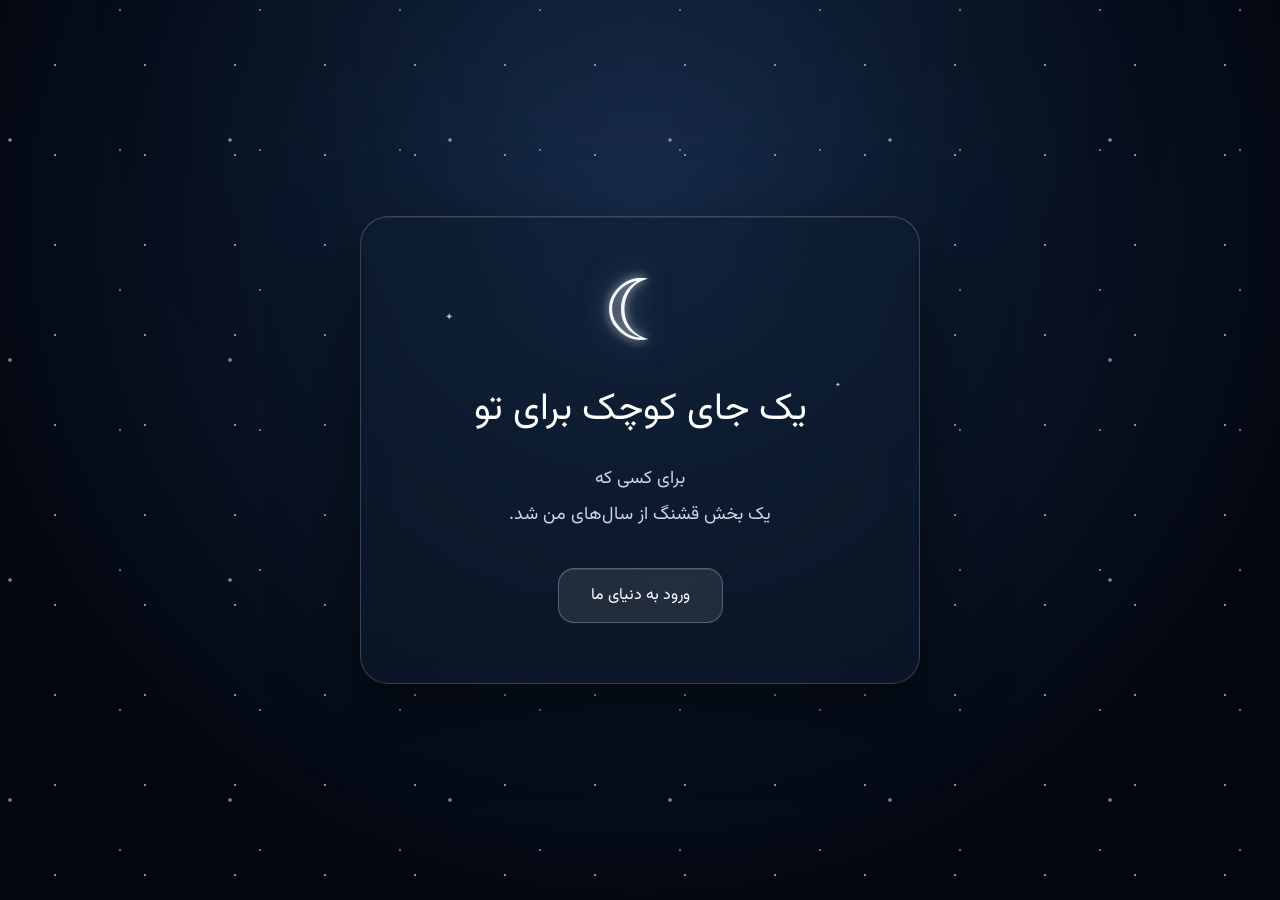
<file: templates/index.html>
<!DOCTYPE html>
<html lang="fa" dir="rtl">

<link href="https://fonts.googleapis.com/css2?family=Vazirmatn:wght@300;400;500;600&display=swap" rel="stylesheet">
<head>
    <meta charset="UTF-8">
    <meta name="viewport" content="width=device-width, initial-scale=1.0">

    <title>یک جای کوچک برای تو</title>

    <link rel="stylesheet" href="/static/style.css">
</head>

<body>

    <main class="welcome">

        <div class="moon">☾</div>

        <h1>یک جای کوچک برای تو</h1>

        <p>
            برای کسی که<br>
            یک بخش قشنگ از سال‌های من شد.
        </p>

        <a href="/memories" class="memory-button">ورود به دنیای ما</a>

    </main>

</body>

</html>
</file>
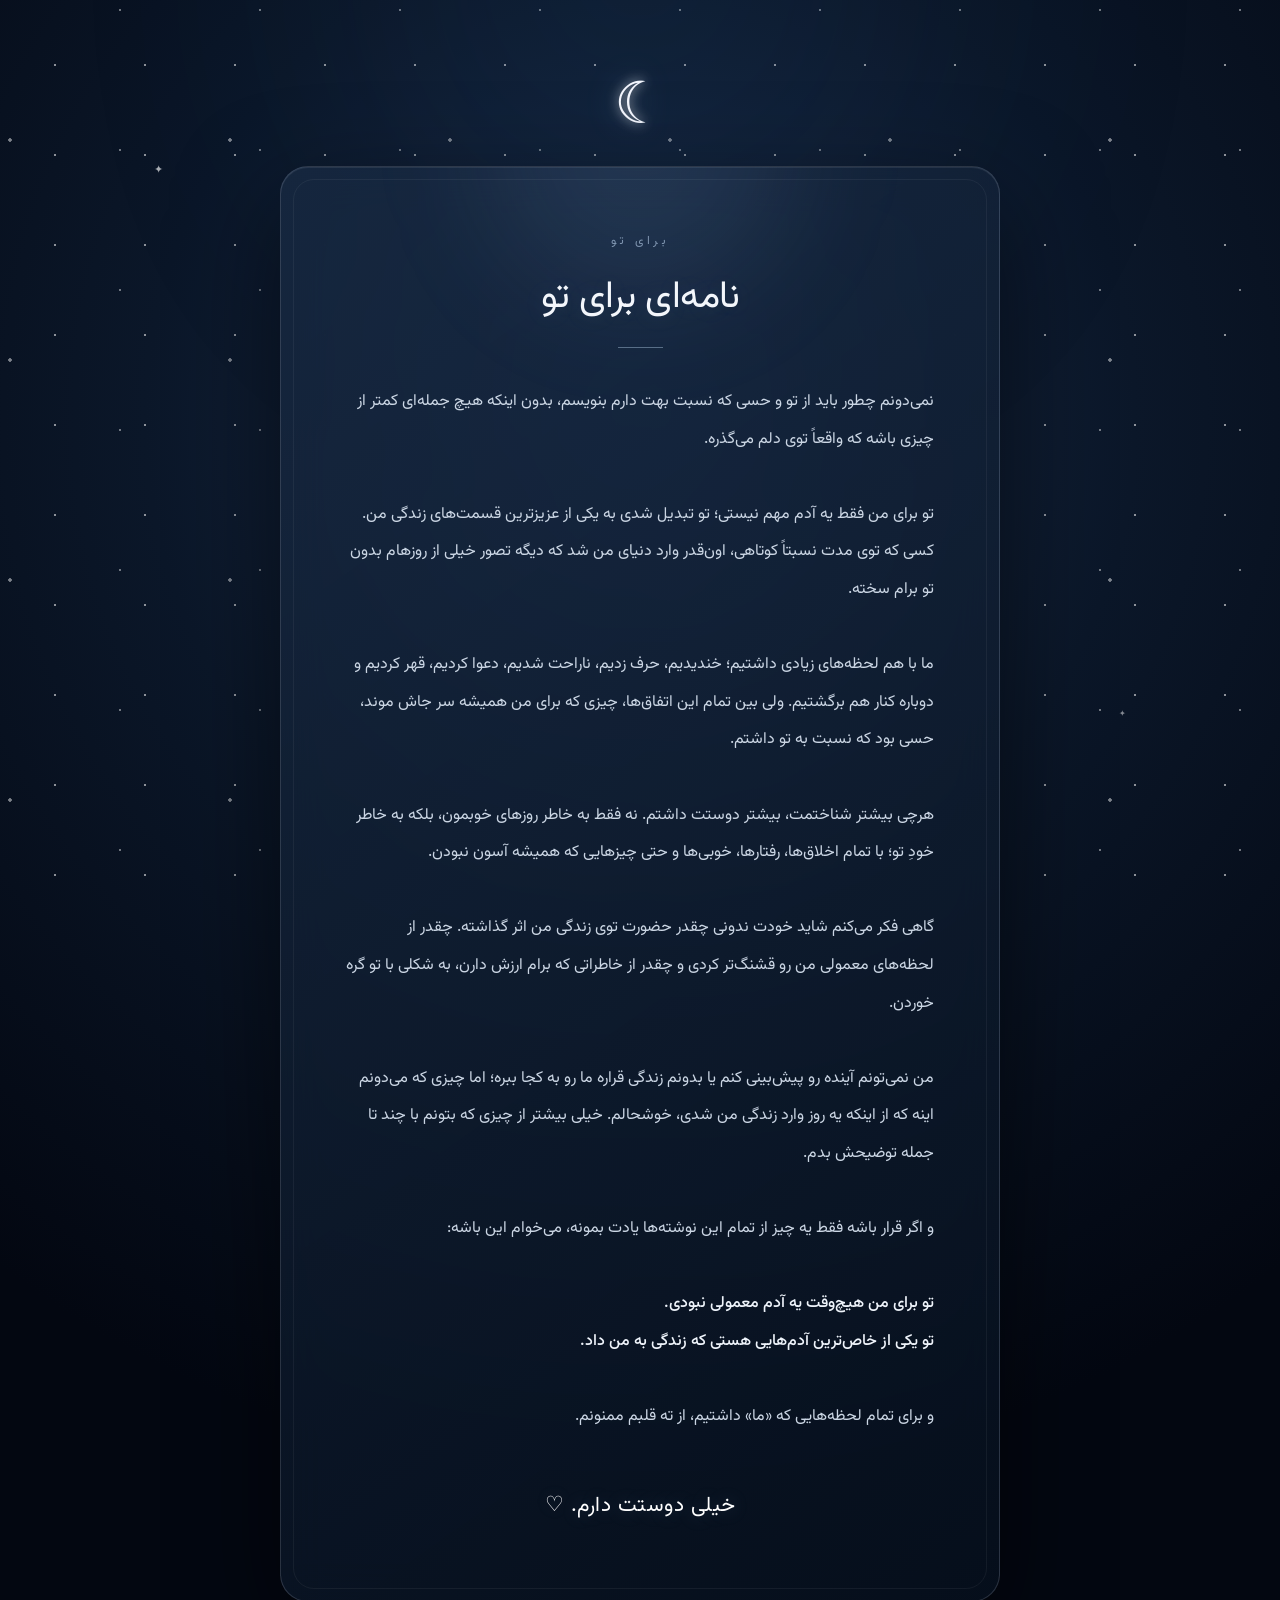
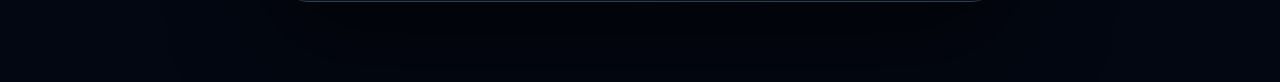
<file: templates/letter.html>
<!DOCTYPE html>
<html lang="fa" dir="rtl">


<head><link href="https://fonts.googleapis.com/css2?family=Vazirmatn:wght@300;400;500;600&display=swap" rel="stylesheet">
    <meta charset="UTF-8">
    <meta name="viewport" content="width=device-width, initial-scale=1.0">

    <title>نامه‌ای برای تو</title>

    <link rel="stylesheet" href="/static/style.css">
</head>

<body>

    <main class="letter-page">

        <div class="letter-moon">☾</div>

        <div class="letter-card">

            <span class="letter-small-title">
                برای تو
            </span>

            <h1>
                نامه‌ای برای تو
            </h1>

            <div class="letter-line"></div>

            <p>
                نمی‌دونم چطور باید از تو و حسی که نسبت بهت دارم بنویسم،
                بدون اینکه هیچ جمله‌ای کمتر از چیزی باشه که واقعاً توی دلم می‌گذره.
                <br><br>

                تو برای من فقط یه آدم مهم نیستی؛ تو تبدیل شدی به یکی از عزیزترین قسمت‌های زندگی من.
                کسی که توی مدت نسبتاً کوتاهی، اون‌قدر وارد دنیای من شد که دیگه تصور خیلی از روزهام بدون تو برام سخته.
                <br><br>

                ما با هم لحظه‌های زیادی داشتیم؛ خندیدیم، حرف زدیم، ناراحت شدیم،
                دعوا کردیم، قهر کردیم و دوباره کنار هم برگشتیم.
                ولی بین تمام این اتفاق‌ها، چیزی که برای من همیشه سر جاش موند،
                حسی بود که نسبت به تو داشتم.
                <br><br>

                هرچی بیشتر شناختمت، بیشتر دوستت داشتم.
                نه فقط به خاطر روزهای خوبمون، بلکه به خاطر خودِ تو؛
                با تمام اخلاق‌ها، رفتارها، خوبی‌ها و حتی چیزهایی که همیشه آسون نبودن.
                <br><br>

                گاهی فکر می‌کنم شاید خودت ندونی چقدر حضورت توی زندگی من اثر گذاشته.
                چقدر از لحظه‌های معمولی من رو قشنگ‌تر کردی و چقدر از خاطراتی که برام ارزش دارن،
                به شکلی با تو گره خوردن.
                <br><br>

                من نمی‌تونم آینده رو پیش‌بینی کنم یا بدونم زندگی قراره ما رو به کجا ببره؛
                اما چیزی که می‌دونم اینه که از اینکه یه روز وارد زندگی من شدی، خوشحالم.
                خیلی بیشتر از چیزی که بتونم با چند تا جمله توضیحش بدم.
                <br><br>

                و اگر قرار باشه فقط یه چیز از تمام این نوشته‌ها یادت بمونه،
                می‌خوام این باشه:
                <br><br>

                <strong>
                    تو برای من هیچ‌وقت یه آدم معمولی نبودی.<br>
                    تو یکی از خاص‌ترین آدم‌هایی هستی که زندگی به من داد.
                </strong>

                <br><br>

                و برای تمام لحظه‌هایی که «ما» داشتیم،
                از ته قلبم ممنونم.

                <br><br>

                <strong class="final-love">
                    خیلی دوستت دارم. ♡
                </strong>
            </p>

        </div>

    </main>

</body>

</html>
</file>
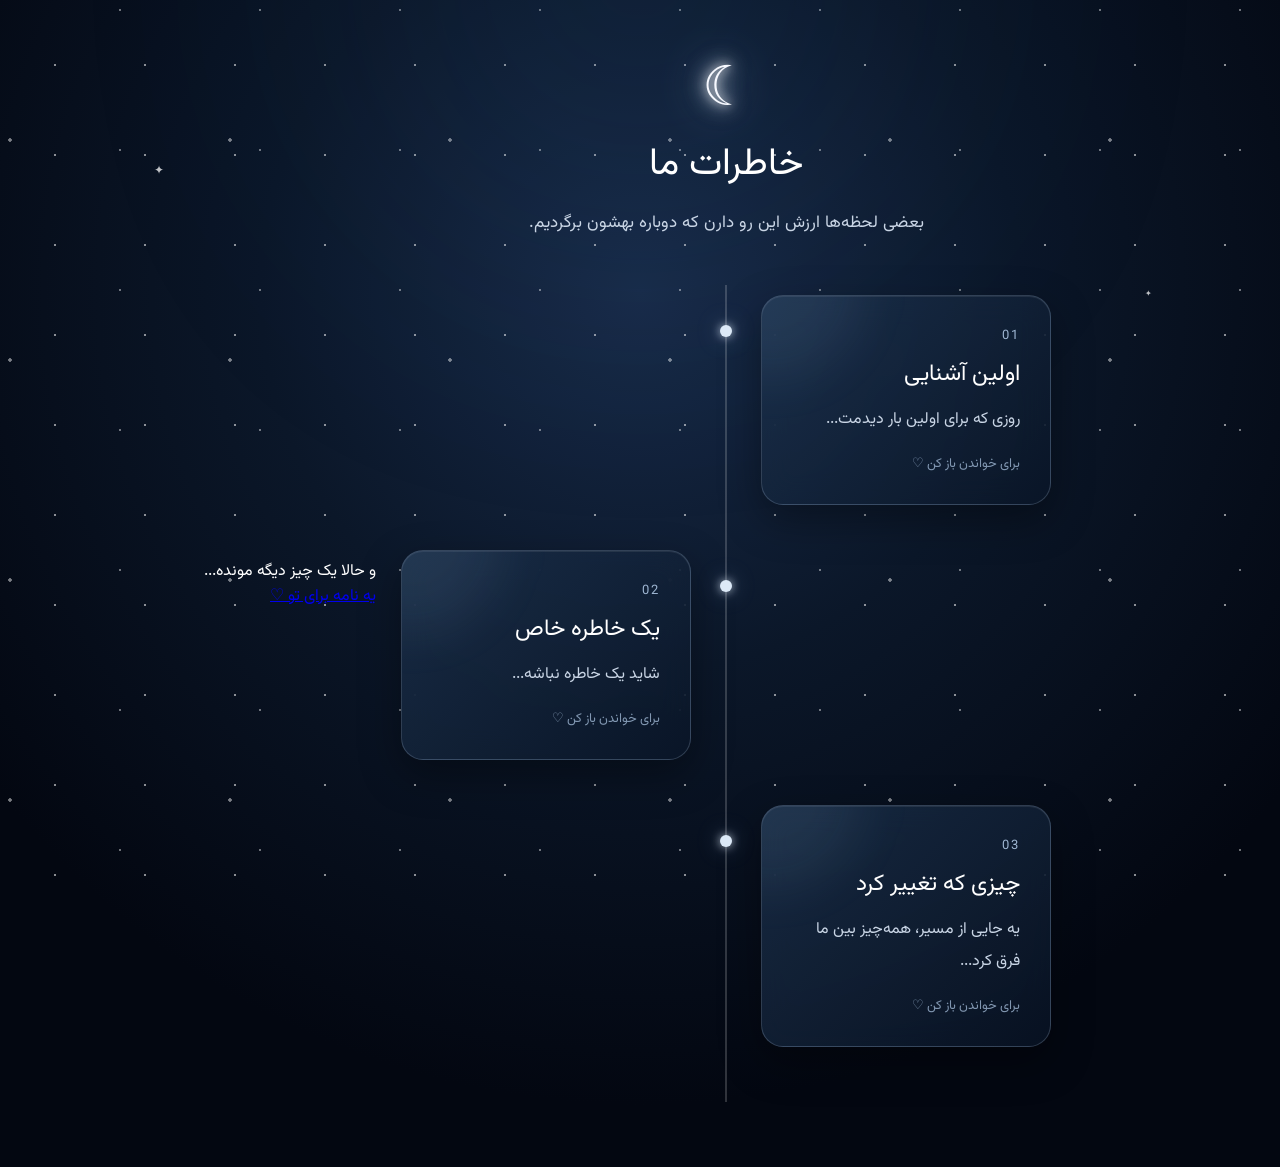
<file: templates/memories.html>
<!DOCTYPE html>
<html lang="fa" dir="rtl">
<link href="https://fonts.googleapis.com/css2?family=Vazirmatn:wght@300;400;500;600&display=swap" rel="stylesheet">
<head>
    <meta charset="UTF-8">
    <meta name="viewport" content="width=device-width, initial-scale=1.0">

    <title>خاطرات ما</title>

    <link rel="stylesheet" href="/static/style.css">
</head>

<body>

    <main class="memories-page">

        <div class="small-moon">☾</div>

        <h1>خاطرات ما</h1>

        <p class="intro">
            بعضی لحظه‌ها ارزش این رو دارن که دوباره بهشون برگردیم.
        </p>


        <div class="timeline">


            <!-- خاطره اول -->

            <div class="timeline-item">

                <div class="timeline-dot"></div>

                <div class="memory-card" onclick="openMemory('memory1')">

                    <span class="memory-number">
                        01
                    </span>

                    <h2>
                        اولین آشنایی
                    </h2>

                    <p>
                        روزی که برای اولین بار دیدمت...
                    </p>

                    <span class="read-more">
                        برای خواندن باز کن ♡
                    </span>

                </div>

            </div>


            <!-- خاطره دوم -->

            <div class="timeline-item">

                <div class="timeline-dot"></div>

                <div class="memory-card" onclick="openMemory('memory2')">

                    <span class="memory-number">
                        02
                    </span>

                    <h2>
                        یک خاطره خاص
                    </h2>

                    <p>
                        شاید یک خاطره نباشه...
                    </p>

                    <span class="read-more">
                        برای خواندن باز کن ♡
                    </span>

                </div>

            </div>

<!-- خاطره سوم -->
            <div class="timeline-item">

                <div class="timeline-dot"></div>

                <div class="memory-card" onclick="openMemory('memory3')">

                    <span class="memory-number">
                        03
                    </span>

                    <h2>
                        چیزی که تغییر کرد
                    </h2>

                    <p>
                        یه جایی از مسیر، همه‌چیز بین ما فرق کرد...
                    </p>

                    <span class="read-more">
                        برای خواندن باز کن ♡
                    </span>

                </div>

            </div>
        </div>

    </main>
<div class="letter-section">

    <p>
        و حالا یک چیز دیگه مونده...
    </p>

    <a href="/letter" class="letter-button">
        یه نامه برای تو ♡
    </a>

</div>

    <!-- =========================
         کارت پستال اول
    ========================= -->

    <div class="postcard-overlay" id="memory1">

        <div class="postcard">

            <button class="close-postcard" onclick="closeMemory('memory1')">
                ×
            </button>

            <div class="postcard-stamp">
                ♡
            </div>

            <span class="postcard-number">
                01
            </span>

            <h2>
                اولین آشنایی
            </h2>

            <div class="postcard-line"></div>

            <p>
                راستش نمی‌دونم دقیقاً چی باید درباره‌ی اولین آشنایی‌مون بگم،
                چون خیلی از جزئیاتش یادم نیست. فقط روزی رو یادمه که برای اولین بار،
                سال دهم، توی مدرسه دیدمت.
                <br><br>

                جالب اینه که تو تقریباً تمام اون سال حتی یه نگاه هم به من نمی‌کردی
                و اصلاً برات مهم نبودم. ولی هرچی زمان گذشت، بیشتر با هم آشنا شدیم،
                بیشتر حرف زدیم و بیشتر وارد زندگی هم شدیم.
                <br><br>

                و هنوزم نمی‌دونم دقیقاً چی شد که این‌طوری شد...
                فقط یه جایی از مسیر، تو شدی کل دنیای من.
            </p>

        </div>

    </div>


    <!-- =========================
         کارت پستال دوم
    ========================= -->

    <div class="postcard-overlay" id="memory2">

        <div class="postcard">

            <button class="close-postcard" onclick="closeMemory('memory2')">
                ×
            </button>

            <div class="postcard-stamp">
                ♡
            </div>

            <span class="postcard-number">
                02
            </span>

            <h2>
                یک خاطره خاص
            </h2>

            <div class="postcard-line"></div>

            <p>
                من یه خاطره‌ی خاص ندارم؛ چون برای من، تک‌تک لحظه‌هایی که پیش تو بودم
                یا حتی وقت‌هایی که داشتم بهت فکر می‌کردم، خاص‌ترین لحظه‌ها بودن.
                <br><br>

                من عاشق تک‌تک اون لحظه‌هام؛ چون وقتی کنار تو بودم،
                خودِ واقعی خودم بودم. از ته دل می‌خندیدم، لذت می‌بردم
                و برای چند لحظه همه‌چیز ساده‌تر و قشنگ‌تر می‌شد.
                <br><br>من واقعاً عاشق خودت و تک‌تک خاطرات و لحظه‌هایی هستم
                که با تو داشتم.
            </p>

        </div>

    </div>

<!-- کارت پستال سوم -->
<div class="postcard-overlay" id="memory3">

    <div class="postcard">

        <button class="close-postcard" onclick="closeMemory('memory3')">
            ×
        </button>

        <div class="postcard-stamp">
            ♡
        </div>

        <span class="postcard-number">
            03
        </span>

        <h2>
            چیزی که تغییر کرد
        </h2>

        <div class="postcard-line"></div>

        <p>
            قبل از اینکه همه‌چیز بین ما این‌طور بشه، ما فقط دو تا دوست بودیم.
            ولی توی کمتر از یک سال، اون‌قدر به هم نزدیک شدیم که بیشتر از چیزی
            که فکر می‌کردم همدیگه رو شناختیم.
            <br><br>

            کم‌کم با همه‌ی وجه‌های هم آشنا شدیم؛ با اخلاق‌هامون، رفتار‌هامون،
            ناراحتی‌هامون و حتی چیزهایی که شاید بقیه هیچ‌وقت ازمون نبینن.
            <br><br>

            ما با هم دعوا کردیم، قهر کردیم و بارها از هم ناراحت شدیم.
            ولی عجیب اینجاست که هیچ‌کدوم از اون اتفاق‌ها باعث نشد تو از چشم من
            بیفتی یا جایگاهت رو توی زندگیم از دست بدی.
            <br><br>

            برعکس، هرچی بیشتر گذشت، بیشتر برام عزیز شدی.
            هرچی بیشتر شناختمت، بیشتر بهت وابسته شدم و بیشتر فهمیدم
            که بودنت برای من چقدر مهمه.
            <br><br>

            و حالا تو یه جایگاه خاص توی زندگی من داری؛
            جایی که مطمئنم هیچ‌کس قبل از تو نداشته و هیچ‌کس هم بعد از تو
            مثل تو نخواهد داشت.
            <br><br>

            شاید خودمون هم نفهمیدیم دقیقاً از کِی این‌قدر مهم شدی...
            فقط می‌دونم یه روز به خودم اومدم و دیدم دیگه نمی‌تونم زندگی‌م رو
            بدون تو همون‌طوری که قبل از تو بود تصور کنم.
        </p>

    </div>

</div>
    <script>

        function openMemory(id) {
            document.getElementById(id).classList.add("show");
        }


        function closeMemory(id) {
            document.getElementById(id).classList.remove("show");
        }


        document.querySelectorAll(".postcard-overlay").forEach(function(overlay) {

            overlay.addEventListener("click", function(event) {

                if (event.target === overlay) {
                    overlay.classList.remove("show");
                }

            });

        });

    </script>

</body>

</html>
</file>
<file: static/style.css>
/* =========================
   تنظیمات کلی
========================= */

* {
    margin: 0;
    padding: 0;
    box-sizing: border-box;
}

html,
body {
    width: 100%;
    min-height: 100%;
}

body {
    min-height: 100vh;
    position: relative;

    display: flex;
    justify-content: center;
    align-items: center;

    background:
        radial-gradient(
            circle at 50% 25%,
            #182b49 0%,
            #0b1729 35%,
            #030711 75%
        );

    color: #ffffff;

    font-family: "Vazirmatn", Tahoma, Arial, sans-serif;

    overflow-x: hidden;
}


/* =========================
   ستاره‌های آسمان
========================= */

body::before {
    content: "";

    position: fixed;
    inset: 0;

    background-image:
        radial-gradient(
            circle,
            rgba(255,255,255,0.9) 1px,
            transparent 1.5px
        ),
        radial-gradient(
            circle,
            rgba(255,255,255,0.7) 1px,
            transparent 1.5px
        ),
        radial-gradient(
            circle,
            rgba(255,255,255,0.8) 1.5px,
            transparent 2px
        );

    background-size:
        90px 90px,
        140px 140px,
        220px 220px;

    background-position:
        10px 20px,
        50px 80px,
        120px 30px;

    opacity: 0.6;

    pointer-events: none;

    z-index: 0;
}


/* =========================
   نور ملایم آسمان
========================= */

body::after {
    content: "";

    position: fixed;

    width: 500px;
    height: 500px;

    border-radius: 50%;

    background: #244d78;

    filter: blur(150px);

    opacity: 0.18;

    top: -280px;
    left: 50%;

    transform: translateX(-50%);

    pointer-events: none;

    z-index: 0;
}


/* =========================
   صفحه اول
========================= */

.welcome {
    position: relative;
    z-index: 5;

    width: min(88%, 560px);

    padding: 60px 45px;

    text-align: center;

    background: rgba(15, 28, 48, 0.58);

    border: 1px solid rgba(255,255,255,0.18);

    border-radius: 28px;

    backdrop-filter: blur(18px);
    -webkit-backdrop-filter: blur(18px);

    box-shadow:
        0 25px 80px rgba(0,0,0,0.5),
        inset 0 1px 0 rgba(255,255,255,0.08);
}


/* ماه صفحه اول */

.moon {
    font-size: 85px;

    color: #f7f9ff;

    margin-bottom: 18px;

    line-height: 1;

    text-shadow:
        0 0 10px rgba(255,255,255,0.8),
        0 0 30px rgba(180,210,255,0.55);

    animation: moonFloat 4s ease-in-out infinite;
}


/* عنوان صفحه اول */

.welcome h1 {
    font-size: 38px;

    font-weight: 400;

    margin-bottom: 22px;
}


/* متن صفحه اول */

.welcome p {
    color: #c9d5e5;

    font-size: 18px;

    line-height: 2;

    margin-bottom: 35px;
}


/* =========================
   دکمه صفحه اول
========================= */

button,
.memory-button {
    display: inline-block;

    border: 1px solid rgba(255,255,255,0.25);

    border-radius: 16px;

    padding: 14px 32px;

    background: rgba(255,255,255,0.09);

    color: #ffffff;

    font-family: inherit;

    font-size: 16px;

    text-decoration: none;

    cursor: pointer;

    transition: 0.3s ease;

    box-shadow:
        inset 0 1px 0 rgba(255,255,255,0.1);
}


button:hover,
.memory-button:hover {
    background: rgba(255,255,255,0.16);

    transform: translateY(-3px);

    box-shadow:
        0 8px 25px rgba(130,170,220,0.18);
}


/* =========================
   حرکت ماه
========================= */

@keyframes moonFloat {

    0% {
        transform: translateY(0);
    }

    50% {
        transform: translateY(-8px);
    }

    100% {
        transform: translateY(0);
    }
}


/* =========================
   صفحه دوم — خاطرات
========================= */

.memories-page {
    position: relative;

    z-index: 5;

    width: min(90%, 700px);

    min-height: 100vh;

    padding: 65px 25px;

    text-align: center;
}


/* ماه کوچک */

.small-moon {
    font-size: 55px;

    color: #f7f9ff;

    margin-bottom: 15px;

    line-height: 1;text-shadow:
        0 0 10px rgba(255,255,255,0.8),
        0 0 25px rgba(180,210,255,0.55);

    animation: moonFloat 4s ease-in-out infinite;
}


/* عنوان */

.memories-page h1 {
    font-size: 38px;

    font-weight: 400;

    margin-bottom: 12px;
}


/* متن معرفی */

.memories-page .intro {
    color: #c9d5e5;

    font-size: 17px;

    line-height: 2;

    margin-bottom: 45px;
}


/* =========================
   کارت خاطره
========================= */

.memory-card {
    position: relative;

    width: 100%;

    margin: 0 auto 30px;

    padding: 30px;

    text-align: right;

    background: rgba(15,28,48,0.58);

    border: 1px solid rgba(255,255,255,0.16);

    border-radius: 22px;

    backdrop-filter: blur(15px);
    -webkit-backdrop-filter: blur(15px);

    box-shadow:
        0 15px 45px rgba(0,0,0,0.3),
        inset 0 1px 0 rgba(255,255,255,0.07);

    transition: 0.3s ease;

    cursor: pointer;
}


.memory-card:hover {
    transform: translateY(-4px);

    background: rgba(25,43,70,0.68);

    box-shadow:
        0 20px 55px rgba(0,0,0,0.4);
}


/* شماره */

.memory-number {
    display: block;

    color: #9fb7d3;

    font-size: 13px;

    letter-spacing: 2px;

    margin-bottom: 10px;
}


/* عنوان کارت */

.memory-card h2 {
    color: #ffffff;

    font-size: 23px;

    font-weight: 400;

    margin-bottom: 12px;
}


/* متن کارت */

.memory-card p {
    color: #c9d5e5;

    font-size: 16px;

    line-height: 2;

    margin: 0;
}


/* متن باز کردن */

.read-more {
    display: block;

    margin-top: 18px;

    color: #9fb7d3;

    font-size: 13px;

    opacity: 0.8;
}


/* =========================
   Timeline
========================= */

.timeline {
    position: relative;

    width: 100%;

    padding: 10px 0;
}


.timeline::before {
    content: "";

    position: absolute;

    top: 0;
    bottom: 0;

    right: 50%;

    width: 2px;

    background: rgba(255,255,255,0.18);

    transform: translateX(50%);
}


.timeline-item {
    position: relative;

    width: 100%;

    margin-bottom: 45px;

    display: flex;

    justify-content: flex-start;
}


.timeline-dot {
    position: absolute;

    top: 30px;

    right: 50%;

    width: 12px;
    height: 12px;

    border-radius: 50%;

    background: #dce9f7;

    transform: translateX(50%);

    box-shadow:
        0 0 10px rgba(220,233,247,0.8),
        0 0 25px rgba(180,210,255,0.4);

    z-index: 3;
}


.timeline-item .memory-card {
    width: calc(50% - 35px);

    margin: 0;
}


.timeline-item:nth-child(odd) {
    justify-content: flex-start;
}


.timeline-item:nth-child(even) {
    justify-content: flex-end;
}


/* =========================
   پس‌زمینه کارت‌پستال
========================= */

.postcard-overlay {
    position: fixed;

    inset: 0;

    z-index: 100;

    display: flex;

    justify-content: center;
    align-items: center;

    padding: 25px;

    background:
        radial-gradient(
            circle at 50% 50%,
            rgba(55,85,120,0.25),
            transparent 55%
        ),
        rgba(1,6,15,0.80);

    backdrop-filter: blur(12px);
    -webkit-backdrop-filter: blur(12px);

    opacity: 0;

    visibility: hidden;

    transition: 0.35s ease;
}


.postcard-overlay.show {
    opacity: 1;

    visibility: visible;
}


/* =========================
   خود کارت پستال
========================= */

.postcard {
    position: relative;

    width: min(90%, 570px);

    max-height: 85vh;

    overflow-y: auto;

    padding: 55px 45px;

    background:
        radial-gradient(
            circle at 15% 15%,
            rgba(255,255,255,0.9),
            transparent 30%
        ),
        radial-gradient(
            circle at 85% 85%,
            rgba(190,200,215,0.3),
            transparent 40%
        ),
        linear-gradient(
            135deg,
            #f6f1e7,
            #e8e1d4
        );

    color: #26364a;

    border: 1px solid rgba(90,105,120,0.28);

    border-radius: 8px;

    box-shadow:
        0 30px 100px rgba(0,0,0,0.6),
        0 0 0 8px rgba(246,241,231,0.04);transform: translateY(30px) scale(0.95);

    transition: 0.35s ease;
}


/* حاشیه داخلی کارت */

.postcard::before {
    content: "";

    position: absolute;

    inset: 12px;

    border: 1px solid rgba(90,105,120,0.18);

    border-radius: 4px;

    pointer-events: none;
}


/* انیمیشن باز شدن */

.postcard-overlay.show .postcard {
    transform: translateY(0) scale(1);
}


/* =========================
   شماره کارت پستال
========================= */

.postcard-number {
    display: block;

    color: #71849b;

    font-size: 13px;

    letter-spacing: 3px;

    margin-bottom: 8px;
}


/* عنوان کارت پستال */

.postcard h2 {
    font-size: 29px;

    font-weight: 400;

    margin-bottom: 15px;

    color: #26364a;
}


/* خط تزئینی */

.postcard-line {
    width: 55px;

    height: 1px;

    background: #71849b;

    margin-bottom: 25px;

    opacity: 0.6;
}


/* متن کارت پستال */

.postcard p {
    color: #33465d;

    font-size: 16px;

    line-height: 2.2;

    margin: 0;

    text-align: right;
}


/* =========================
   مهر قلب
========================= */

.postcard-stamp {
    position: absolute;

    left: 35px;

    top: 30px;

    width: 52px;
    height: 52px;

    border: 1px solid rgba(80,100,125,0.35);

    border-radius: 50%;

    display: flex;

    justify-content: center;
    align-items: center;

    color: #71849b;

    font-size: 23px;

    transform: rotate(-12deg);
}


/* =========================
   دکمه بستن
========================= */

.close-postcard {
    position: absolute;

    top: 15px;
    right: 18px;

    width: 35px;
    height: 35px;

    padding: 0;

    border: none;

    background: transparent;

    color: #53677f;

    font-size: 28px;

    line-height: 1;

    cursor: pointer;

    box-shadow: none;

    z-index: 5;
}


.close-postcard:hover {
    background: transparent;

    color: #17263a;

    transform: none;

    box-shadow: none;
}


/* =========================
   موبایل
========================= */

@media (max-width: 600px) {

    .welcome {
        width: 90%;

        padding: 45px 25px;
    }


    .moon {
        font-size: 70px;
    }


    .welcome h1 {
        font-size: 30px;
    }


    .welcome p {
        font-size: 16px;
    }


    button,
    .memory-button {
        padding: 13px 27px;
    }


    .memories-page {
        width: 92%;

        padding: 45px 10px;
    }


    .small-moon {
        font-size: 45px;
    }


    .memories-page h1 {
        font-size: 30px;
    }


    .memories-page .intro {
        font-size: 15px;
    }


    /* Timeline موبایل */

    .timeline {
        padding-right: 25px;
    }


    .timeline::before {
        right: 10px;

        transform: none;
    }


    .timeline-dot {
        right: 10px;

        transform: translateX(50%);
    }


    .timeline-item {
        justify-content: flex-start !important;

        padding-right: 20px;
    }


    .timeline-item .memory-card {
        width: 100%;
    }


    .memory-card {
        padding: 23px 20px;
    }


    .memory-card h2 {
        font-size: 20px;
    }


    .memory-card p {
        font-size: 15px;
    }


    /* کارت پستال موبایل */

    .postcard {
        width: 94%;

        padding: 48px 25px 30px;
    }


    .postcard h2 {
        font-size: 24px;
    }


    .postcard p {
        font-size: 15px;

        line-height: 2;
    }


    .postcard-stamp {
        left: 22px;

        top: 25px;

        width: 43px;
        height: 43px;

        font-size: 19px;
    }

}
.postcard {
    position: relative;

    width: min(90%, 570px);
    max-height: 85vh;
    overflow-y: auto;

    padding: 55px 45px;

    background: #f3eadb !important;

    color: #26364a !important;

    border: 1px solid #c8b99f;

    border-radius: 6px;

    box-shadow:
        0 30px 90px rgba(0, 0, 0, 0.65),
        0 8px 25px rgba(0, 0, 0, 0.25);

    transform: translateY(30px) scale(0.95);

    transition: 0.35s ease;
}


/* حاشیه داخلی کارت */

.postcard::before {
    content: "";

    position: absolute;

    inset: 12px;

    border: 1px solid rgba(90, 80, 65, 0.25);

    pointer-events: none;
}


/* عنوان */

.postcard h2 {
    color: #26364a !important;

    font-size: 29px;
    font-weight: 400;

    margin-bottom: 15px;
}


/* متن */

.postcard p {
    color: #33465d !important;

    font-size: 16px;
    line-height: 2.2;

    text-align: right;
}


/* شماره */

.postcard-number {
    color: #7c8794 !important;
}


/* مهر قلب */

.postcard-stamp {
    position: absolute;

    left: 35px;
    top: 30px;

    width: 52px;
    height: 52px;

    border: 1px solid #9b8d78;

    border-radius: 50%;

    display: flex;
    justify-content: center;
    align-items: center;

    color: #7b6b59;

    font-size: 23px;

    transform: rotate(-12deg);
}


/* خط */

.postcard-line {
    width: 55px;
    height: 1px;

    background: #8d806d;

    margin-bottom: 25px;
}


/* دکمه بستن */

.close-postcard {
    color: #596777 !important;
}
/* =========================
   زیبایی بیشتر کارت‌های خاطره
========================= */

.memory-card {
    overflow: hidden;
    border: 1px solid rgba(180, 205, 230, 0.22);

    background:
        linear-gradient(
            135deg,
            rgba(30, 52, 80, 0.72),
            rgba(10, 22, 40, 0.72)
        );

    box-shadow:
        0 15px 40px rgba(0, 0, 0, 0.35),
        inset 0 1px 0 rgba(255,255,255,0.08);

    transition:
        transform 0.35s ease,
        box-shadow 0.35s ease,
        border-color 0.35s ease;
}


/* نور خیلی ظریف داخل کارت */

.memory-card::before {
    content: "";

    position: absolute;

    width: 180px;
    height: 180px;

    top: -100px;
    left: -80px;

    border-radius: 50%;

    background: rgba(150, 190, 230, 0.08);

    filter: blur(25px);

    pointer-events: none;
}


/* وقتی موس روی کارت میره */

.memory-card:hover {
    transform: translateY(-7px);

    border-color: rgba(200, 220, 240, 0.38);

    box-shadow:
        0 22px 55px rgba(0, 0, 0, 0.5),
        0 0 25px rgba(130, 170, 220, 0.08);
}


/* عنوان کارت */

.memory-card h2 {
    position: relative;

    transition: transform 0.3s ease;
}


.memory-card:hover h2 {
    transform: translateX(-4px);
}


/* متن «برای خواندن باز کن» */

.read-more {
    position: relative;

    transition:
        opacity 0.3s ease,
        transform 0.3s ease;
}


.memory-card:hover .read-more {
    opacity: 1;

    transform: translateX(-4px);
}
/* =========================
   انیمیشن کارت پستال
========================= */

.postcard-overlay {
    transition:
        opacity 0.4s ease,
        visibility 0.4s ease;
}


/* کارت قبل از باز شدن */

.postcard {
    transform:
        translateY(35px)
        scale(0.92)
        rotate(-1deg);

    opacity: 0;

    transition:
        transform 0.5s cubic-bezier(0.2, 0.8, 0.2, 1),
        opacity 0.4s ease;
}


/* کارت هنگام باز شدن */

.postcard-overlay.show .postcard {
    transform:
        translateY(0)
        scale(1)
        rotate(0deg);

    opacity: 1;
}


/* =========================
   نور پشت کارت
========================= */

.postcard-overlay::before {
    content: "";

    position: absolute;

    width: 300px;
    height: 300px;

    border-radius: 50%;

    background: rgba(150, 190, 230, 0.12);

    filter: blur(90px);

    pointer-events: none;

    animation: postcardGlow 3s ease-in-out infinite;
}


@keyframes postcardGlow {

    0% {
        transform: scale(0.9);
        opacity: 0.4;
    }

    50% {
        transform: scale(1.1);
        opacity: 0.7;
    }

    100% {
        transform: scale(0.9);
        opacity: 0.4;
    }
}


/* =========================
   ظاهر شدن مهر قلب
========================= */

.postcard-stamp {
    opacity: 0;

    transform:
        rotate(-25deg)
        scale(0.5);

    transition:
        opacity 0.5s ease 0.25s,
        transform 0.5s ease 0.25s;
}


.postcard-overlay.show .postcard-stamp {
    opacity: 1;

    transform:
        rotate(-12deg)
        scale(1);
}
/* =========================
   ستاره‌های چشمک‌زن
========================= */

.memories-page::before,
.memories-page::after {
    content: "✦";

    position: fixed;

    color: rgba(255,255,255,0.75);

    font-size: 12px;

    pointer-events: none;

    z-index: -1;

    animation: twinkle 2.5s ease-in-out infinite;
}

.memories-page::before {
    top: 18%;
    left: 12%;
}

.memories-page::after {
    top: 32%;
    right: 10%;

    font-size: 8px;

    animation-delay: 1s;
}


/* چند ستاره برای اطراف صفحه */

.memories-page {
    --star-color: rgba(255,255,255,0.7);
}


/* درخشش ماه */

.small-moon {
    position: relative;

    display: inline-block;

    filter:
        drop-shadow(0 0 8px rgba(255,255,255,0.7))
        drop-shadow(0 0 25px rgba(160,195,235,0.45));
}


/* انیمیشن چشمک */

@keyframes twinkle {

    0%,
    100% {
        opacity: 0.25;
        transform: scale(0.7);
    }

    50% {
        opacity: 1;
        transform: scale(1.2);
    }
}
/* ========================================
   PAGE 3 — LETTER
======================================== */

.letter-page {
    position: relative;
    z-index: 5;

    width: min(92%, 760px);

    min-height: 100vh;

    padding: 80px 20px;

    display: flex;
    flex-direction: column;

    justify-content: center;
    align-items: center;

    text-align: center;
}


/* ماه بالای نامه */

.letter-moon {
    font-size: 58px;

    color: #f4f7ff;

    margin-bottom: 28px;

    line-height: 1;

    text-shadow:
        0 0 12px rgba(255,255,255,0.85),
        0 0 35px rgba(150,190,240,0.45);

    animation: moonFloat 4s ease-in-out infinite;
}


/* ========================================
   خود نامه
======================================== */

.letter-card {
    position: relative;

    width: 100%;

    padding: 65px 65px 70px;

    background:
        linear-gradient(
            145deg,
            rgba(25, 43, 68, 0.72),
            rgba(7, 17, 31, 0.78)
        );

    border: 1px solid rgba(220,230,245,0.16);

    border-radius: 28px;

    backdrop-filter: blur(22px);
    -webkit-backdrop-filter: blur(22px);

    box-shadow:
        0 35px 100px rgba(0,0,0,0.55),
        inset 0 1px 0 rgba(255,255,255,0.08);

    overflow: hidden;

    animation: letterAppear 0.9s ease forwards;
}


/* نور خیلی ظریف داخل کارت */

.letter-card::before {
    content: "";

    position: absolute;

    width: 300px;
    height: 300px;

    top: -170px;
    left: 50%;

    transform: translateX(-50%);

    border-radius: 50%;

    background: rgba(145,185,230,0.10);

    filter: blur(60px);

    pointer-events: none;
}


/* حاشیه خیلی ظریف */

.letter-card::after {
    content: "";

    position: absolute;

    inset: 12px;

    border: 1px solid rgba(255,255,255,0.055);

    border-radius: 21px;

    pointer-events: none;
}


/* ========================================
   نوشته کوچک بالای عنوان
======================================== */

.letter-small-title {
    position: relative;
    z-index: 2;

    display: block;

    color: #91a8c2;

    font-size: 12px;

    letter-spacing: 4px;

    margin-bottom: 18px;

    opacity: 0.85;
}


/* ========================================
   عنوان
======================================== */

.letter-card h1 {
    position: relative;
    z-index: 2;

    color: #f3f6fb;

    font-size: 38px;

    font-weight: 400;

    margin-bottom: 20px;

    letter-spacing: -0.5px;

    text-shadow:
        0 0 25px rgba(180,205,235,0.12);
}


/* خط */

.letter-line {
    position: relative;
    z-index: 2;

    width: 45px;
    height: 1px;

    margin: 0 auto 35px;

    background: #91a8c2;

    opacity: 0.55;
}


/* ========================================
   متن نامه
======================================== */

.letter-card p {
    position: relative;
    z-index: 2;

    color: #cbd6e4;

    font-size: 16px;

    line-height: 2.35;

    text-align: right;

    margin: 0;
}


/* قسمت بولد */

.letter-card strong {
    color: #eef3fa;

    font-weight: 500;
}


/* جمله آخر */

.letter-card .final-love {
    display: block;

    margin-top: 8px;

    color: #ffffff;

    font-size: 21px;

    font-weight: 400;

    text-align: center;

    letter-spacing: 0.5px;

    text-shadow:
        0 0 18px rgba(180,210,245,0.25);
}


/* ========================================
   انیمیشن ورود
======================================== */

@keyframes letterAppear {

    from {
        opacity: 0;

        transform:
            translateY(25px)
            scale(0.97);
    }

    to {
        opacity: 1;

        transform:
            translateY(0)
            scale(1);
    }
}


/* ========================================
   ستاره‌های صفحه نامه
======================================== */

.letter-page::before {
    content: "✦";

    position: fixed;

    top: 18%;
    left: 12%;

    color: rgba(255,255,255,0.65);

    font-size: 11px;

    animation: twinkle 2.8s ease-in-out infinite;

    pointer-events: none;
}


.letter-page::after {
    content: "✦";

    position: fixed;

    bottom: 20%;
    right: 12%;color: rgba(255,255,255,0.5);

    font-size: 8px;

    animation: twinkle 3.2s ease-in-out infinite;

    pointer-events: none;
}


/* ========================================
   موبایل
======================================== */

@media (max-width: 600px) {

    .letter-page {
        width: 94%;

        padding: 55px 8px;
    }


    .letter-moon {
        font-size: 48px;

        margin-bottom: 22px;
    }


    .letter-card {
        padding: 50px 27px 55px;

        border-radius: 23px;
    }


    .letter-card::after {
        inset: 9px;

        border-radius: 17px;
    }


    .letter-card h1 {
        font-size: 30px;
    }


    .letter-small-title {
        font-size: 11px;

        letter-spacing: 3px;
    }


    .letter-card p {
        font-size: 15px;

        line-height: 2.15;
    }


    .letter-card .final-love {
        font-size: 19px;
    }

}
/* ستاره‌های صفحه اول */
.welcome::before,
.welcome::after {
    content: "✦";
    position: fixed;
    color: rgba(255, 255, 255, 0.7);
    pointer-events: none;
    animation: twinkle 3s ease-in-out infinite;
}

.welcome::before {
    top: 20%;
    left: 15%;
    font-size: 10px;
}

.welcome::after {
    top: 35%;
    right: 14%;
    font-size: 7px;
    animation-delay: 1.2s;
}
.memory-button {
    transition:
        transform 0.3s ease,
        box-shadow 0.3s ease,
        background 0.3s ease;
}

.memory-button:hover {
    transform: translateY(-4px);
    box-shadow:
        0 10px 30px rgba(130, 170, 220, 0.22),
        0 0 20px rgba(180, 210, 240, 0.08);
}
/* انیمیشن ورود صفحه اول */
.welcome {
    animation: welcomeAppear 1s ease forwards;
}

@keyframes welcomeAppear {
    from {
        opacity: 0;
        transform: translateY(20px);
    }

    to {
        opacity: 1;
        transform: translateY(0);
    }
}
/* ورود کارت‌های خاطرات */
.memory-card {
    opacity: 0;
    transform: translateY(25px);
    animation: memoryAppear 0.7s ease forwards;
}

.memory-card:nth-child(1) {
    animation-delay: 0.2s;
}

.memory-card:nth-child(2) {
    animation-delay: 0.4s;
}

.memory-card:nth-child(3) {
    animation-delay: 0.6s;
}

@keyframes memoryAppear {
    to {
        opacity: 1;
        transform: translateY(0);
    }
}
.letter-section {
    opacity: 0;
    transform: translateY(20px);
    animation: letterSectionAppear 0.8s ease forwards;
    animation-delay: 0.9s;
}

.letter-button {
    transition:
        transform 0.3s ease,
        box-shadow 0.3s ease;
}

.letter-button:hover {
    transform: translateY(-4px);
    box-shadow:
        0 12px 30px rgba(140, 180, 225, 0.2),
        0 0 18px rgba(180, 210, 240, 0.08);
}

@keyframes letterSectionAppear {
    to {
        opacity: 1;
        transform: translateY(0);
    }
}
.letter-card p {
    animation: textAppear 1.2s ease forwards;
    animation-delay: 0.5s;
    opacity: 0;
}

@keyframes textAppear {
    from {
        opacity: 0;
        transform: translateY(10px);
    }

    to {
        opacity: 1;
        transform: translateY(0);
    }
}
</file>
